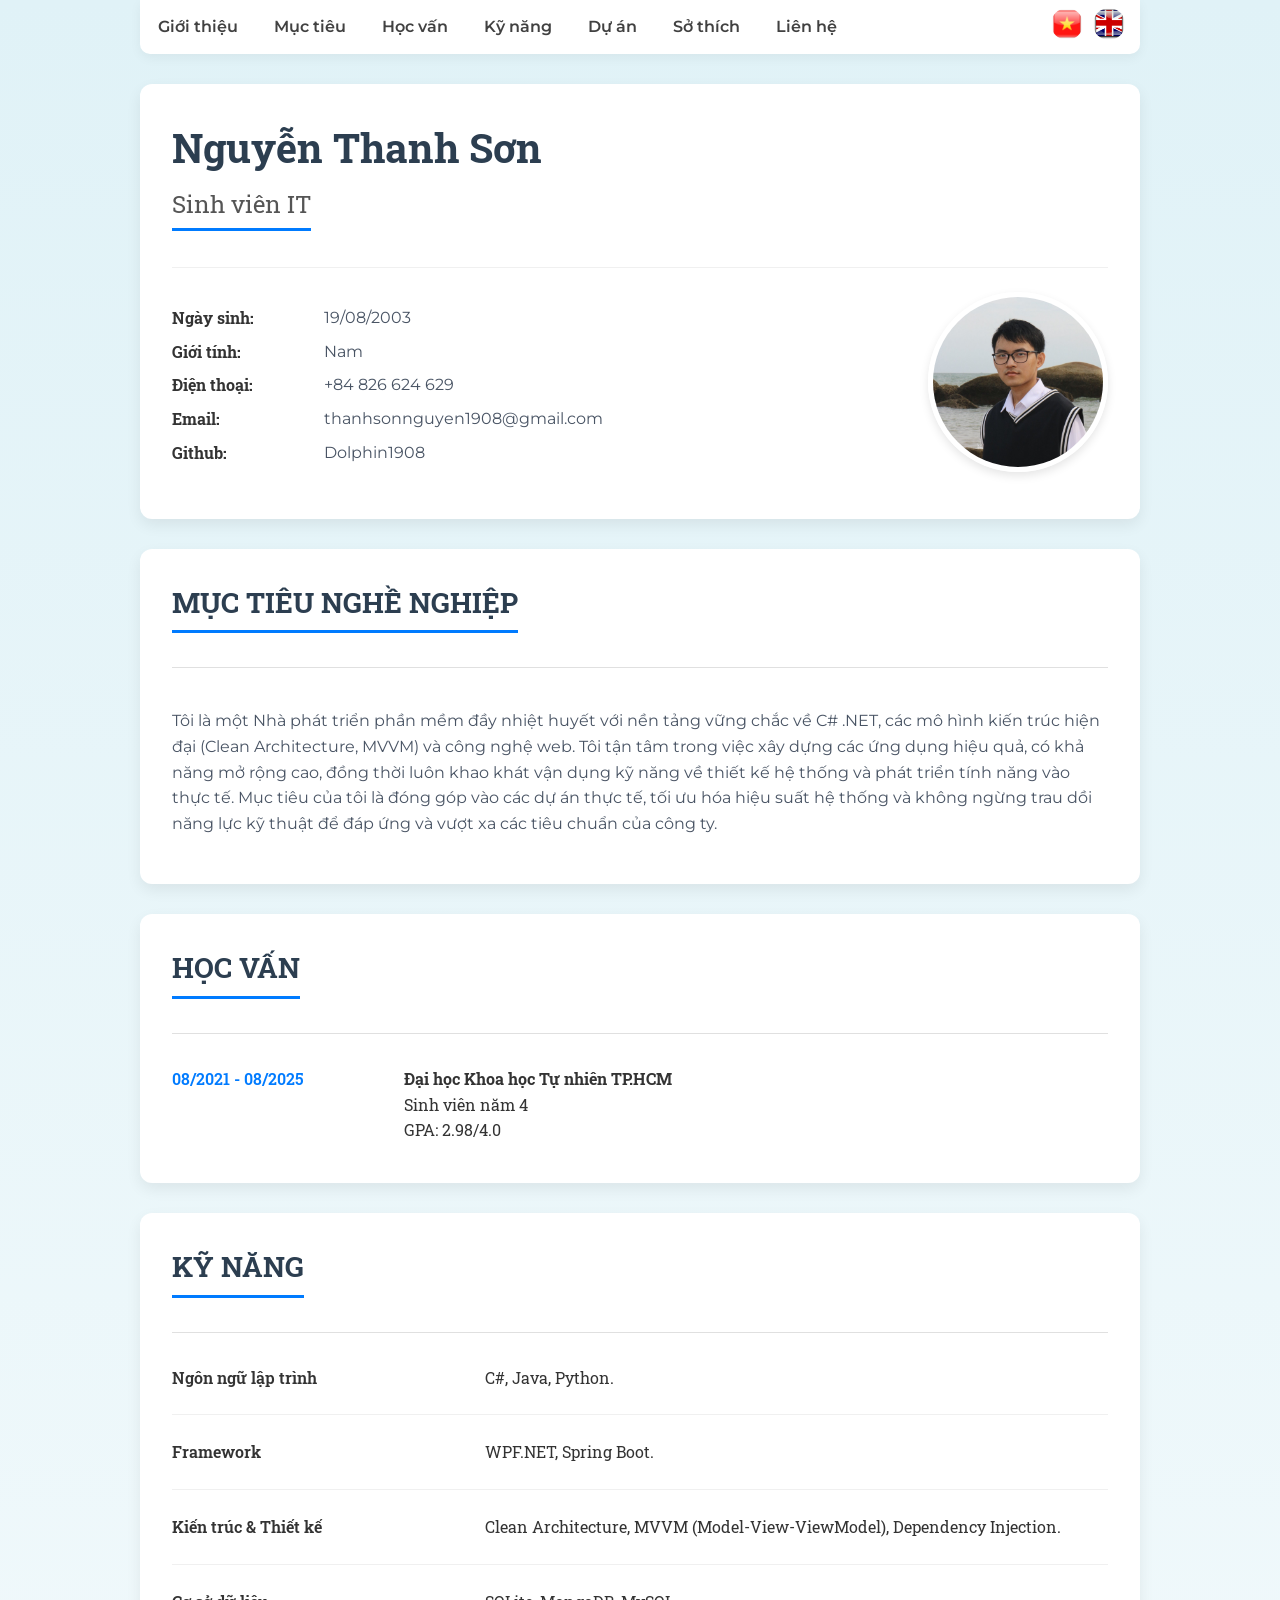
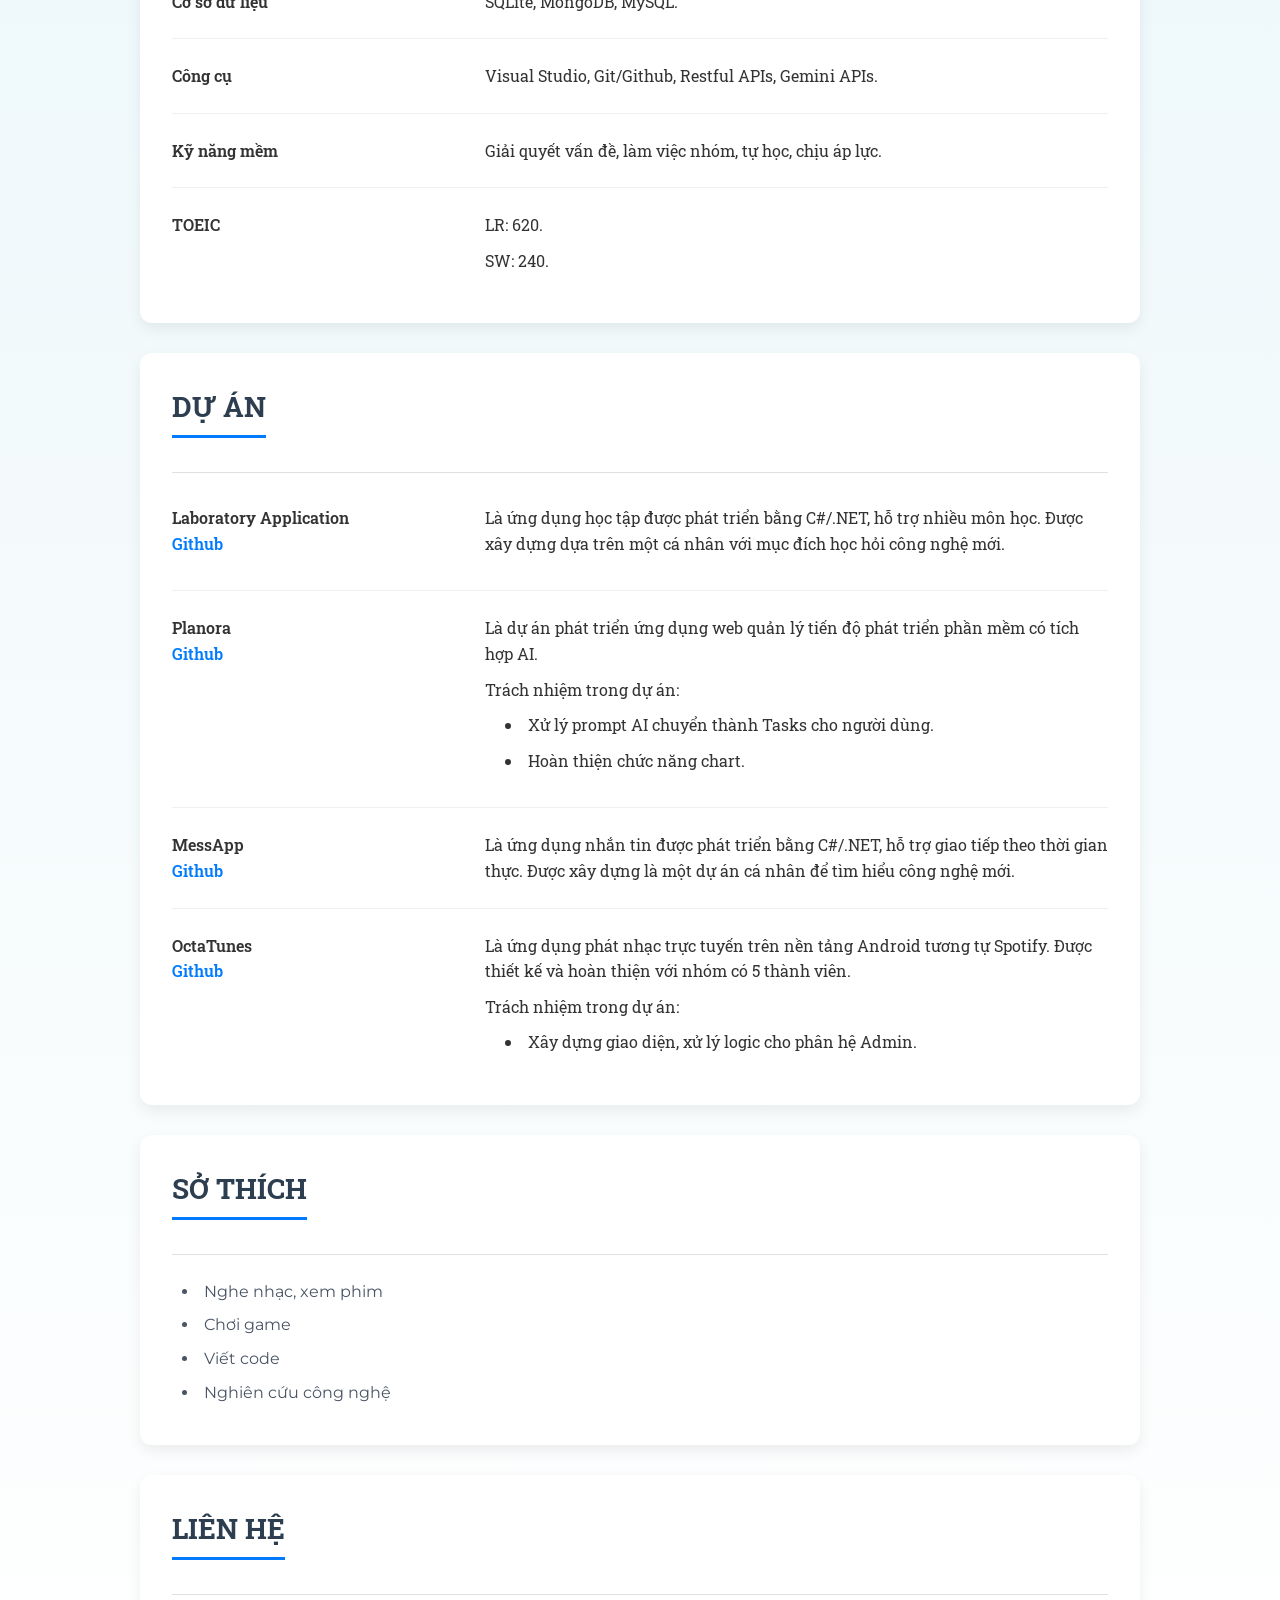
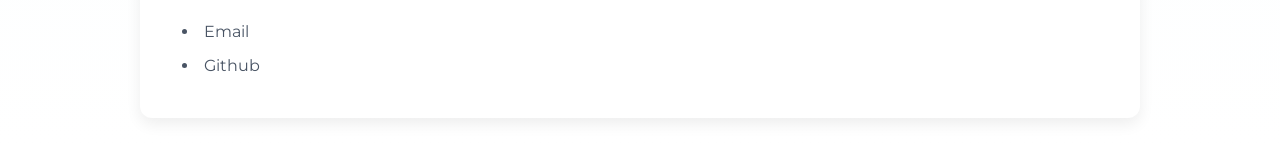
<file: index.html>
<!DOCTYPE html>
<html lang="vi">

<head>
  <meta charset="UTF-8" />
  <meta name="viewport" content="width=device-width, initial-scale=1.0" />

  <meta property="og:title" content="Son's Biography">
  <meta property="og:url" content="https://n2ts-dolphin.github.io/dolphin-bio.github.io/">
  <meta property="og:image" content="https://n2ts-dolphin.github.io/dolphin-bio.github.io/image/avatar.jpg" />
  <meta property="og:type" content="website" />

  <link rel="stylesheet" href="./css/style.css" />
  <title data_key="page_title">Giới thiệu bản thân</title>
</head>

<body>
  <div class="container">
    <div id="topnav">
      <a data_key="information" href="#information">Giới thiệu</a>
      <a data_key="aims" href="#aims">Mục tiêu</a>
      <a data_key="studies" href="#studies">Học vấn</a>
      <a data_key="skills" href="#skills">Kỹ năng</a>
      <a data_key="projects" href="#projects">Dự án</a>
      <a data_key="hobbies" href="#hobbies">Sở thích</a>
      <a data_key="contact" href="#contact">Liên hệ</a>

      <div id="topnav-right">
        <img class="flag" src="./image/vietnam.jpg" alt="Vietnamese" onclick="changeLanguage('vi')">
        <img class="flag" src="./image/english.png" alt="English" onclick="changeLanguage('en')">
      </div>
    </div>

    <section class="container-items" id="information">
      <h1 data_key="name" class="heading">Nguyễn Thanh Sơn</h1>
      <h3 data_key="title" class="subheading">Sinh viên IT</h3>
      <hr class="line" />
      <div class="row">
        <div class="col-1">
          <p data_key="dob_label" class="title">Ngày sinh:</p>
          <p data_key="gender_label" class="title">Giới tính:</p>
          <p data_key="phone_label" class="title">Điện thoại:</p>
          <p data_key="email_label" class="title">Email:</p>
          <p data_key="github_label" class="title">Github:</p>
        </div>

        <div class="col-2">
          <p data_key="dob" class="subtitle">19/08/2003</p>
          <p data_key="gender" class="subtitle">Nam</p>
          <p data_key="phone" class="subtitle">+84 826 624 629</p>
          <p data_key="email" class="subtitle">
            <a href="mailto:thanhsonnguyen1908@gmail.com">thanhsonnguyen1908@gmail.com</a></p>
          <p data_key="github" class="subtitle">
            <a href="https://github.com/Dolphin1908" target="_blank">Dolphin1908</a>
          </p>
        </div>

        <div class="col-3">
          <img src="./image/avatar.jpg" alt="Avatar của Nguyễn Thanh Sơn" class="avatar-image" />
        </div>
    </section>

    <section class="container-items" id="aims">
      <h3 data_key="aims_title">MỤC TIÊU NGHỀ NGHIỆP</h3>
      <hr />
      <div class="row">
        <p data_key="aims_description" class="subtitle">
          Tôi là một Nhà phát triển phần mềm đầy nhiệt huyết với nền tảng vững chắc về C# .NET, các mô hình kiến trúc hiện đại (Clean Architecture, MVVM) và công nghệ web. Tôi tận tâm trong việc xây dựng các ứng dụng hiệu quả, có khả năng mở rộng cao, đồng thời luôn khao khát vận dụng kỹ năng về thiết kế hệ thống và phát triển tính năng vào thực tế. Mục tiêu của tôi là đóng góp vào các dự án thực tế, tối ưu hóa hiệu suất hệ thống và không ngừng trau dồi năng lực kỹ thuật để đáp ứng và vượt xa các tiêu chuẩn của công ty.
        </p>
      </div>
    </section>

    <section class="container-items" id="studies">
      <h3 data_key="studies_title">HỌC VẤN</h3>
      <hr />
      <div class="row">
        <div class="col-40" data_key="studies_duration">08/2021 - 08/2025</div>
        <div class="col-50">
          <b data_key="studies_institute">Đại học Khoa học Tự nhiên TP.HCM</b>
          <p data_key="studies_status">Sinh viên năm 4 </p>
          <p data_key="studies_gpa">GPA: 2.98/4.0 </p>
        </div>
      </div>
    </section>

    <section class="container-items" id="skills">
      <h3 data_key="skills_title">KỸ NĂNG</h3>
      <hr />
      <div class="row">
        <div data_key="programming_skill" class="col-40">Ngôn ngữ lập trình</div>
        <div data_key="programming_skill_description" class="col-50">C#, Java, Python.</div>
      </div>
      <hr class="line" />
      <div class="row">
        <div data_key="framework_skill" class="col-40">Framework</div>
        <div data_key="framework_skill_description" class="col-50">WPF.NET, Spring Boot.</div>
      </div>
      <hr class="line" />
      <div class="row">
        <div data_key="architecture_skill" class="col-40">Kiến trúc & Thiết kế</div>
        <div data_key="architecture_skill_description" class="col-50">Clean Architecture, MVVM (Model-View-ViewModel), Dependency Injection.</div>
      </div>
      <hr class="line" />
      <div class="row">
        <div data_key="database_skill" class="col-40">Cơ sở dữ liệu</div>
        <div data_key="database_skill_description" class="col-50">SQLite, MongoDB, MySQL.</div>
      </div>
      <hr class="line" />
      <div class="row">
        <div data_key="tool_skill" class="col-40">Công cụ</div>
        <div data_key="tool_skill_description" class="col-50">Visual Studio, Git/Github, Restful APIs, Gemini APIs.</div>
      </div>
      <hr class="line" />
      <div class="row">
        <div data_key="soft_skill" class="col-40">Kỹ năng mềm</div>
        <div data_key="soft_skill_description" class="col-50">Giải quyết vấn đề, làm việc nhóm, tự học, chịu áp lực.</div>
      </div>
      <hr class="line" />
      <div class="row">
        <div data_key="skill_toeic" class="col-40">TOEIC</div>
        <div data_key="skill_toeic_level" class="col-50">
          <p data_key="skill_toeic_lr">LR: 620.</p>
          <p data_key="skill_toeic_sw">SW: 240.</p>
        </div>
      </div>
    </section>

    <section class="container-items" id="projects">
      <h3 data_key="projects_title">DỰ ÁN</h3>
      <hr />
      <div class="row">
        <div data_key="laboratory_application_project_name" class="col-40">
          <p data_key="laboratory_application_project_name_1">Laboratory Application</p>
          <a data_key="laboratory_application_project_link" href="https://github.com/Dolphin1908/LaboratoryApp"
            target="_blank">Github</a>
        </div>
        <div data_key="laboratory_application_project_description" class="col-50">
          <p data_key="laboratory_application_project_description_1">Là ứng dụng học tập được phát triển bằng C#/.NET,
            hỗ trợ nhiều môn học. Được xây dựng dựa trên một cá nhân với mục đích học hỏi công nghệ mới.</p>
        </div>
      </div>
      <hr class="line" />
      <div class="row">
        <div data_key="project_2_name" class="col-40">
          <p data_key="project_2_name_1">Planora</p>
          <a data_key="project_2_link" href="https://github.com/BaOfBu/planora" target="_blank">Github</a>
        </div>
        <div data_key="project_2_description" class="col-50">
          <p data_key="project_2_description_1">Là dự án phát triển ứng dụng web quản lý tiến độ phát triển phần mềm có
            tích hợp AI.</p>
          <p data_key="project_2_description_1">Trách nhiệm trong dự án:</p>
          <ul>
            <li data_key="project_2_description_1_item_1">Xử lý prompt AI chuyển thành Tasks cho người dùng.</li>
            <li data_key="project_2_description_1_item_2">Hoàn thiện chức năng chart.</li>
        </div>
      </div>
      <hr class="line" />
      <div class="row">
        <div data_key="project_3_name" class="col-40">
          <p data_key="project_3_name_1">MessApp</p>
          <a data_key="project_3_link" href="https://github.com/Dolphin1908/MessApp" target="_blank">Github</a>
        </div>
        <div data_key="project_3_description" class="col-50">Là ứng dụng nhắn tin được phát triển bằng C#/.NET, hỗ trợ
          giao tiếp theo thời gian thực. Được xây dựng là một dự án cá nhân để tìm hiểu công nghệ mới.</div>
      </div>
      <hr class="line" />
      <div class="row">
        <div data_key="project_4_name" class="col-40">
          <p data_key="project_4_name_1">OctaTunes</p>
          <a data_key="project_4_link" href="https://github.com/BaOfBu/OctaTunes" target="_blank">Github</a>
        </div>
        <div data_key="project_4_description" class="col-50">
          <p data_key="project_4_description_1">Là ứng dụng phát nhạc trực tuyến trên nền tảng Android tương tự Spotify.
            Được thiết kế và hoàn thiện với nhóm có 5 thành viên.</p>
          <p data_key="project_4_description_2">Trách nhiệm trong dự án:</p>
          <ul>
            <li data_key="project_4_description_2_item_1">Xây dựng giao diện, xử lý logic cho phân hệ Admin.</li>
          </ul>
        </div>
      </div>
    </section>

    <section class="container-items" id="hobbies">
      <h3 data_key="hobbies_title">SỞ THÍCH</h3>
      <hr />
      <ul>
        <li data_key="hobby_music" class="subtitle">Nghe nhạc, xem phim</li>
        <li data_key="hobby_games" class="subtitle">Chơi game</li>
        <li data_key="hobby_coding" class="subtitle">Viết code</li>
        <li data_key="hobby_research" class="subtitle">Nghiên cứu công nghệ</li>
      </ul>
    </section>

    <section class="container-items" id="contact">
      <h3 data_key="contact_title">LIÊN HỆ</h3>
      <hr />
      <ul>
        <li class="subtitle">
          <a data_key="contact_email" href="mailto:thanhsonnguyen1908@gmail.com" target="_blank">Email</a>
        </li>
        <li class="subtitle">
          <a data_key="contact_github" href="https://github.com/Dolphin1908" target="_blank">Github</a>
        </li>
      </ul>
    </section>
  </div>
</body>
<script src="./JS/translate.js"></script>

</html>
</file>
<file: css/style.css>
/* ----- 1. IMPORT FONTS HIỆN ĐẠI ----- */
/* Chúng ta sẽ đơn giản hóa, chỉ dùng Poppins cho tiêu đề và Roboto cho nội dung */
@import url('https://fonts.googleapis.com/css2?family=Poppins:wght@400;600;700&family=Roboto:wght@400;500&display=swap');
@import url('https://fonts.googleapis.com/css2?family=Poppins:ital,wght@0,300;1,200;1,300&display=swap');
@import url('https://fonts.googleapis.com/css2?family=Alkalami&family=Lora&family=Montserrat:wght@300&family=Roboto+Slab&family=Roboto:wght@300&display=swap');

/* ----- 2. THIẾT LẬP CƠ BẢN (GLOBAL RESET) ----- */
* {
 margin: 0;
 padding: 0;
 box-sizing: border-box; /* Giúp việc quản lý padding và border dễ dàng hơn */
}

html {
 scroll-behavior: smooth; /* Giữ lại hiệu ứng cuộn mượt */
}

body {
 background: linear-gradient(to bottom, #e0f2f7, #ffffff);
 font-family: "Roboto Slab", serif;
 color: #333;
 line-height: 1.6;
}

a {
 text-decoration: none;
 color: #007bff; /* Màu link xanh dương dễ nhận biết */
 transition: color 0.3s ease; /* Hiệu ứng hover mượt */
}

a:hover {
 color: #0056b3;
}

/* ----- 3. BỐ CỤC CHÍNH (CONTAINER) ----- */
.container {
 /* Bỏ 'width: 60%', dùng 'max-width' để responsive tốt hơn */
 max-width: 1000px; 
 width: 90%; /* Có khoảng hở 2 bên trên di động */
 margin: 0 auto;
 padding-bottom: 30px; /* Thêm khoảng đệm ở dưới cùng */
}

/* ----- 4. THANH ĐIỀU HƯỚNG (TOPNAV) ----- */
#topnav {
 font-family: Montserrat, sans-serif;
 background-color: #ffffff;
 overflow: hidden;
 border-radius: 0 0 10px 10px; /* Bo góc dưới */
 box-shadow: 0 4px 12px rgba(0, 0, 0, 0.05); /* Đổ bóng nhẹ */
 position: sticky; /* !!! Hiệu ứng dính trên cùng khi cuộn !!! */
 top: 0;
 z-index: 1000;
 margin-bottom: 30px; /* Tạo khoảng cách với nội dung bên dưới */
}

#topnav a {
 float: left;
 color: #414141;
 text-align: center;
 padding: 14px 18px;
 font-size: 16px;
 font-weight: 600; /* Đậm vừa phải */
}

#topnav a:hover {
 background-color: #f4f7f6; /* Đổi màu nền khi hover */
 color: #007bff;
}

#topnav-right {
 float: right;
 display: flex;
 margin: 8px 10px; /* Căn chỉnh lại cờ */
}

.flag {
 width: 32px;
 height: 32px;
 margin: 0 5px;
 cursor: pointer;
 border-radius: 50%; /* Bo tròn cờ cho đẹp hơn */
 transition: transform 0.3s ease;
}

.flag:hover {
 transform: scale(1.1); /* Phóng to nhẹ khi hover */
}

/* ----- 5. THIẾT KẾ DẠNG "THẺ" (CARD) ----- */
/* Đây là thay đổi lớn nhất. Mỗi section sẽ là 1 "thẻ" trắng */
.container-items {
 background-color: #ffffff;
 border-radius: 12px; /* Bo góc nhiều hơn */
 box-shadow: 0 6px 15px rgba(0, 0, 0, 0.07); /* Đổ bóng rõ hơn */
 padding: 2rem; /* Dùng 'rem' cho khoảng cách co giãn tốt */
 margin-top: 30px;
}

/* Bỏ việc đổi màu xen kẽ, tất cả đều là thẻ trắng cho sạch sẽ */
#contact,
#projects,
#information,
#studies,
#aims,
#skills,
#hobbies {
 background-color: #ffffff;
}

/* ----- 6. TYPOGRAPHY (TIÊU ĐỀ & CHỮ) ----- */
h1, h3 {
    font-family: "Roboto Slab", serif;
    color: #2c3e50; /* Màu xanh đen đậm */
}

h3 {
 font-size: 1.75rem; /* 28px */
 padding-left: 0; /* Bỏ padding cũ */
 margin-bottom: 10px;
 border-bottom: 3px solid #007bff; /* Tạo đường gạch chân màu xanh */
 display: inline-block; /* Để đường gạch chân chỉ dài bằng chữ */
 padding-bottom: 5px;
}

.heading { /* Tên "Nguyễn Thanh Sơn" */
 font-size: 2.5rem; /* 40px */
 font-weight: 700;
 margin: 0;
 padding: 0;
}

.subheading { /* "Sinh viên IT" */
 font-size: 1.5rem; /* 24px */
 font-weight: 400;
 color: #555;
 margin-top: 5px;
 margin-bottom: 20px; /* Thêm khoảng cách trước hàng thông tin */
}

.title { /* "Ngày sinh:", "Giới tính:"... */
 font-family: "Roboto Slab", serif;
 font-weight: 700;
 color: #333;
 margin: 8px 0;
}

.subtitle,
.subtitle a {
 font-family: Montserrat, sans-serif;
 font-weight: 400; /* Chữ thường, không cần in đậm */
 color: #495464;
 margin: 8px 0;
}

.subtitle {
 padding: 0; /* Reset padding cũ */
}

/* Dùng cho ul/li (Sở thích, Liên hệ) */
ul {
 list-style-position: inside;
 padding-left: 10px;
}
ul li {
 margin-bottom: 10px;
}

/* ----- 7. THIẾT KẾ LẠI BỐ CỤC (LAYOUT) ----- */
.row {
 display: flex; /* !!! Dùng Flexbox cho bố cục hiện đại !!! */
 flex-wrap: wrap; /* Cho phép xuống hàng trên di động */
 gap: 2rem; /* Tạo khoảng cách 2rem giữa các cột */
 margin-left: 0; /* Reset margin cũ */
 padding-top: 8px;
 padding-bottom: 8px;
 width: 100%;
}

/* Bỏ các class .col-40, .col-50 cũ */
/* Thay vào đó, chúng ta sẽ định nghĩa lại các .col-1, .col-2, .col-3 */

#information .row {
 align-items: center; /* Căn giữa các item theo chiều dọc */
}

.col-1 {
 flex-basis: 120px; /* Độ rộng cố định cho nhãn */
 flex-shrink: 0;
}
.col-2 {
 flex: 1; /* Tự động co giãn lấp đầy không gian */
 min-width: 250px; /* Độ rộng tối thiểu trước khi xuống hàng */
}
.col-3 {
 flex-basis: 180px; /* Cố định độ rộng cho avatar */
 flex-shrink: 0;
 text-align: center;
}

.avatar-image {
 width: 180px;
 height: 180px;
 border-radius: 50%; /* !!! Avatar hình tròn !!! */
 object-fit: cover; /* Đảm bảo ảnh không bị méo */
 border: 5px solid #fff;
 box-shadow: 0 4px 10px rgba(0, 0, 0, 0.1);
}

/* Bố cục cho Học vấn */
#studies .col-40 {
 flex-basis: 150px; /* Cố định độ rộng cho thời gian */
 font-weight: 600;
 color: #007bff;
}
#studies .col-50 {
 flex: 1;
}
#studies .col-50 p {
 margin: 0;
}

/* Bố cục cho Kỹ năng & Dự án */
/* Chúng ta sẽ tái sử dụng .col-40 và .col-50 nhưng với Flexbox */
.col-40 {
 flex-basis: 30%; /* Chiếm 30% */
 min-width: 200px;
 font-weight: 600;
}
.col-50 {
 flex: 1; /* Chiếm phần còn lại */
 min-width: 300px;
}
.col-50 p, .col-50 ul {
 margin: 0 0 10px 0;
}
.col-50 ul {
 padding-left: 20px;
}

/* Đường kẻ */
hr {
 border: 0;
 height: 1px;
 background-color: #e0e0e0; /* Màu xám nhạt */
 margin: 1.5rem 0; /* Tăng khoảng cách */
}
.line { /* Đường kẻ mỏng hơn giữa các item */
 border: 0;
 height: 1px;
 background-color: #f0f0f0;
 margin: 1rem 0;
}


/* ----- 8. RESPONSIVE CHO DI ĐỘNG ----- */
@media (max-width: 768px) {
 .container {
  width: 95%; /* Gần sát mép hơn trên di động */
 }

 h3 {
  font-size: 1.5rem; /* 24px */
 }
 .heading {
  font-size: 2rem; /* 32px */
 }
 .subheading {
  font-size: 1.25rem; /* 20px */
 }
 
 /* Cho các cột trong .row xếp chồng lên nhau */
 .row {
  flex-direction: column;
  gap: 1rem; /* Giảm khoảng cách khi xếp chồng */
 }

 /* Avatar sẽ đi lên đầu trong phần Thông tin */
 #information .row {
  flex-direction: column-reverse; /* Đảo ngược, cho avatar lên trên */
  align-items: flex-start; /* Căn trái */
 }
 .col-3 {
  text-align: left;
  margin-bottom: 1rem;
 }
 .avatar-image {
  width: 120px;
  height: 120px;
 }
 .col-1 {
  flex-basis: auto; /* Bỏ độ rộng cố định */
  width: 100%;
 }
 .col-2 {
  min-width: auto;
  width: 100%;
 }
 
 /* Xếp chồng cho các section khác */
 .col-40, .col-50 {
  flex-basis: auto;
  width: 100%;
  min-width: auto;
 }
 #studies .col-40 {
  margin-bottom: 5px;
 }

 /* Điều chỉnh Topnav cho di động */
 #topnav a {
  float: none;
  display: block;
  text-align: left;
  padding: 12px 16px;
 }
 #topnav-right {
  float: none;
  justify-content: flex-start;
  margin: 8px 16px;
 }
}
</file>
